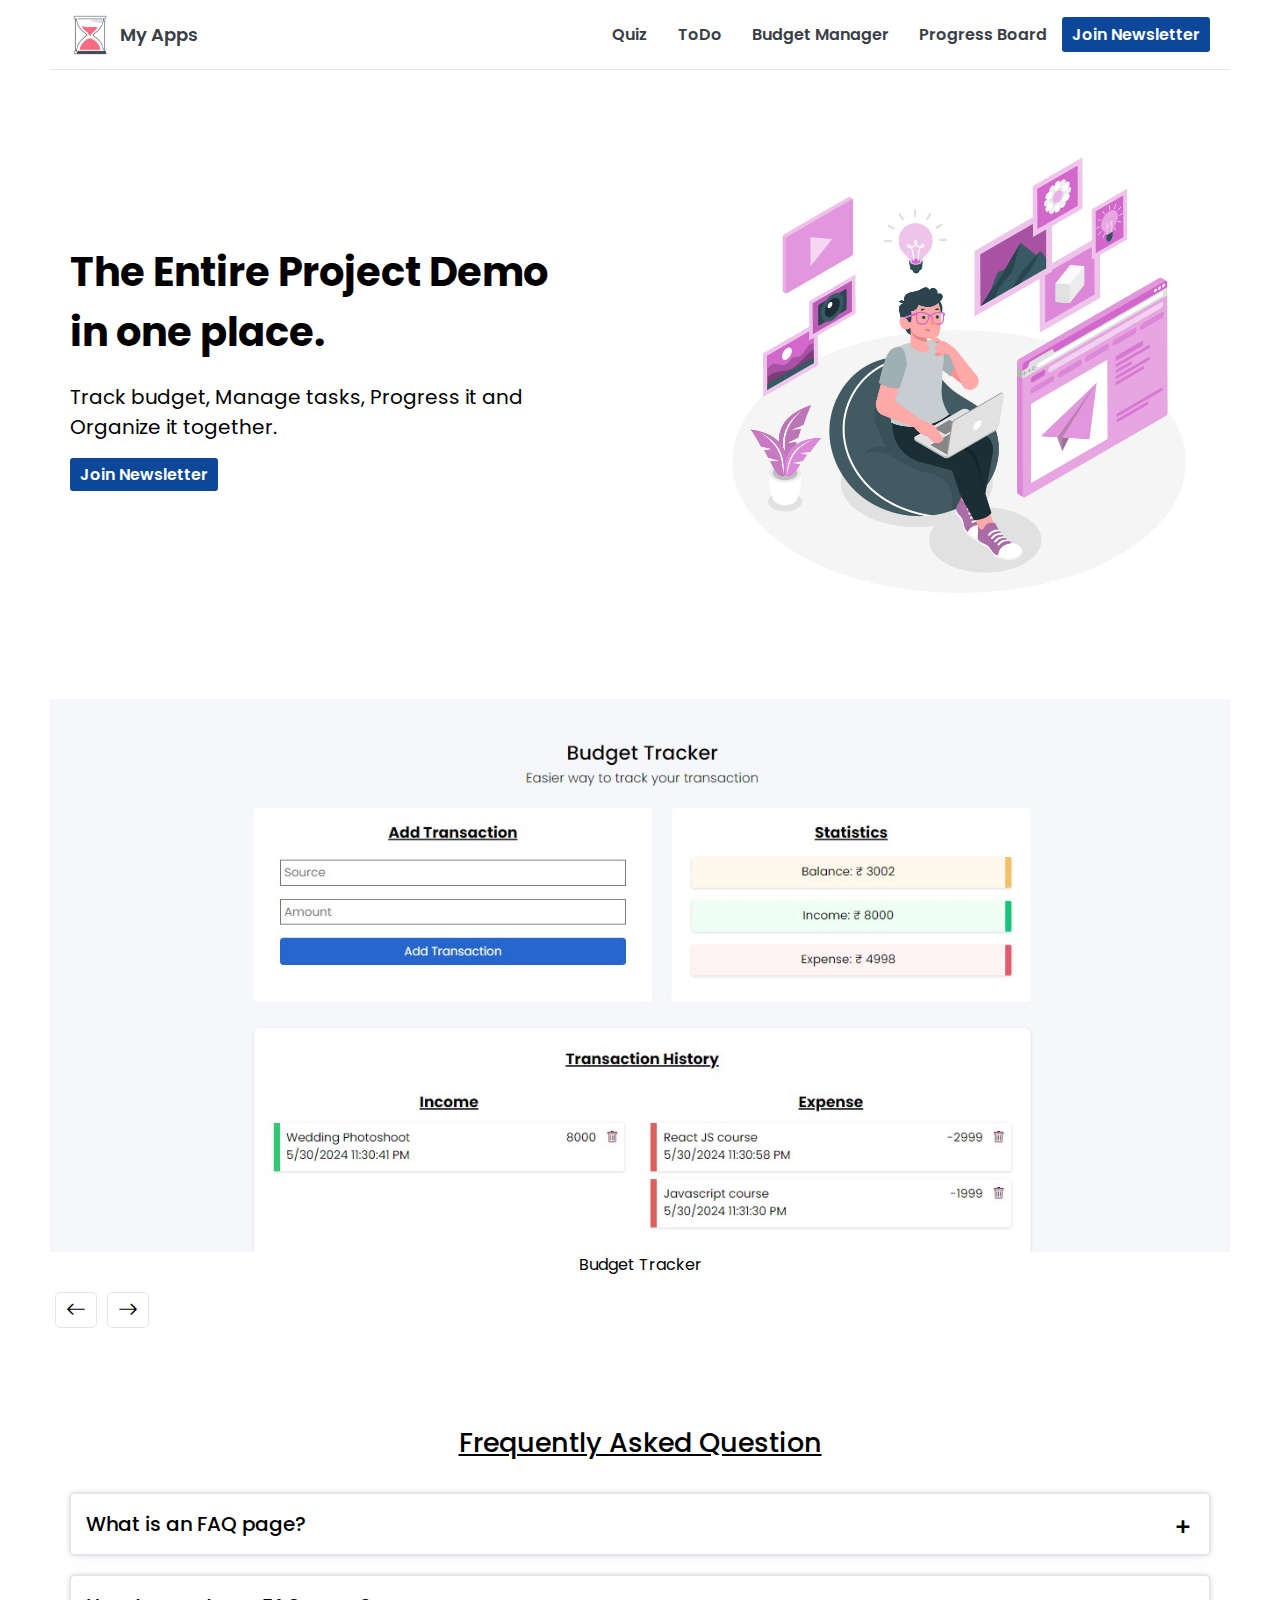
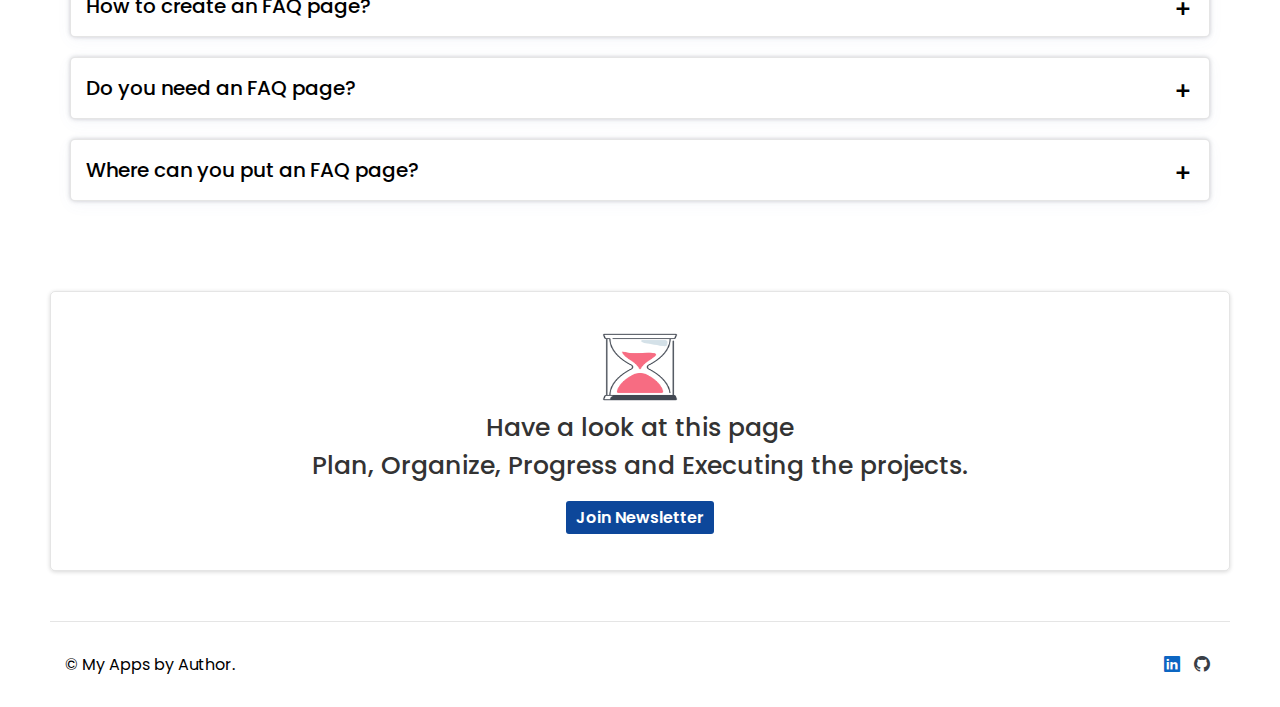
<file: index.html>
<!DOCTYPE html>
<html lang="en">
<head>
    <meta charset="UTF-8">
    <meta name="viewport" content="width=device-width, initial-scale=1.0">

    <link rel="stylesheet" href="./master.css">
    <link rel="icon" href="./images/application.png" type="image/x-icon">
    <link rel="stylesheet" href="https://cdn.jsdelivr.net/npm/swiper@11/swiper-bundle.min.css"/>

    <title>My Apps</title>
</head>
<body>
    
    <header class="head">
        <div class="container">
            <div class="navbar">
                <a href="./index.html" class="logo">
                    <img src="./images/logo.png" alt="My apps" width="40px" height="40px">
                    <span>My&nbspApps</span>
                </a>

                <nav>
                    <ul class="nav-items">
                        <li>
                            <a href="./quiz/index.html" class="quiz">Quiz</a>
                        </li>
                            
                        <li>
                            <a href="./todo/index.html" class="todo">ToDo</a>
                        </li> <!-- end of todo-->
                        
                        <li>
                            <a href="./bud/index.html" class="budget">Budget Manager</a>
                        </li> <!-- end of budget-->
                        
                        <li>
                            <a href="./progress/index.html" class="kanban">Progress Board</a>
                        </li> <!-- end of news-->
                        <span class="newsletter">Join Newsletter</span>
                    </ul>
                </nav>
                <div class="listAnimation">
                    <span class="bar"></span>
                    <span class="bar"></span>
                    <span class="bar"></span>
                </div>
            </div>
        </div>
    </header>
    
    <main>
        <div class="container">
            <section class="home">
                <div class="text-wrap">
                    <h1 class="title">The Entire Project Demo in one place.</h1>
                    <h2 class="subtitle">Track budget, Manage tasks, Progress it and Organize it together.</h2>
                    <p><span class="newsletter">Join Newsletter</span></p>
                </div>
                <div class="img-wrap">
                    <img src="./images/image.jpg" alt="Main Image">
                </div>
            </section>

            <section class="content">
                <!-- Swiper -->
                <div class="swiper mySwiper">
                    <div class="swiper-wrapper">
                        
                        <div class="swiper-slide">
                            <img src="./images/Budget Tracker.jpg" alt="Budget Tracker">
                            <p>Budget Tracker</p>
                        </div>
                        
                        <div class="swiper-slide">
                            <img src="./images/Quiz App.jpg" alt="Quiz App">
                            <p>Quiz App</p>
                        </div>
                        
                        <div class="swiper-slide">
                            <img src="./images/Todo App.jpg" alt="Todo app">
                            <p>Todo App</p>
                        </div>
                        
                        <div class="swiper-slide">
                            <img src="./images/Progress Board.jpg" alt="Progress Board">
                            <p>Progress Board</p>
                        </div>
                    </div>
                </div>
                <div class="swiper-button">
                    <div class="prev">
                        <i class="bi bi-arrow-left"></i>
                    </div>
                    <div class="next">
                        <i class="bi bi-arrow-right" ></i>
                    </div>
                </div>
            </section>

            <section class="acc">
                <p class="fq">Frequently Asked Question</p>
                <div class="ac">
                    <div class="title">What is an FAQ page?</div>
                    <div class="sub-content">An FAQ (Frequently Asked Questions) page is a key part of a knowledge base because it addresses the most common questions customers have and is useful to customers at all stages of the customer journey. FAQs start with a question and then answer it concisely.</div>
                </div>

                <div class="ac">
                    <div class="title">How to create an FAQ page?</div>
                    <div class="sub-content">If you want to make an FAQ section that resonates with your customers, don't just slap some ordinary questions and answers on a site page. Carefully think about what questions to include, consider who will answer (and how), and offer next-step solutions for when FAQs aren't enough.</div>
                </div>

                <div class="ac">
                    <div class="title">Do you need an FAQ page?</div>
                    <div class="sub-content">An FAQ page is also a great place to start when building a help center. When creating a knowledge base, it helps to start by writing articles for the most frequently asked questions and then continuously expand on that content.</div>
                </div>

                <div class="ac">
                    <div class="title">Where can you put an FAQ page?</div>
                    <div class="sub-content">You can put an FAQ page inside your help center, on a checkout or product page, or anywhere where your customers might get stuck. You can also deploy a chatbot to answer FAQs anywhere on your website or mobile app.</div>
                </div>
            </section>

            <section class="tag">
                <img src="./images/logo.png" alt="Logo">
                <p class="main">Have a look at this page</p>
                <p class="sub">Plan, Organize, Progress and Executing the projects.</p>
                <span class="newsletter">Join Newsletter</span>
            </section>
        </div> <!-- end of container -->
    </main>

    <footer>
        <div class="container">
            <div class="footer">
                <div class="brand-name">
                    <span>&copy My Apps by Author.</span>
                </div>
                <div class="social">
                    <a href="https://www.linkedin.com/in/pavithran-v-656201298/"><i class="bi bi-linkedin social" title="Linkedin"></i></a>
                    <a href="https://github.com/PavithranV17"><i class="bi bi-github social" title="Github"></i></a>
                </div>
            </div>
        </div>

        <section class="model">
            <div class="popup">
                <p>Join Newsletter</p>
                <form>
                    <input type="text" placeholder="Name" autocomplete="off">
                    <input type="email" placeholder="Email" autocomplete="off">
                    <input type="submit" value="Submit">
                </form>
                <i class="bi bi-x-lg close"></i>
            </div>
        </section>
    </footer>

    <script src="https://cdn.jsdelivr.net/npm/swiper@11/swiper-bundle.min.js"></script>
    <script src="./main.js" ></script>
    
</body>
</html>
</file>
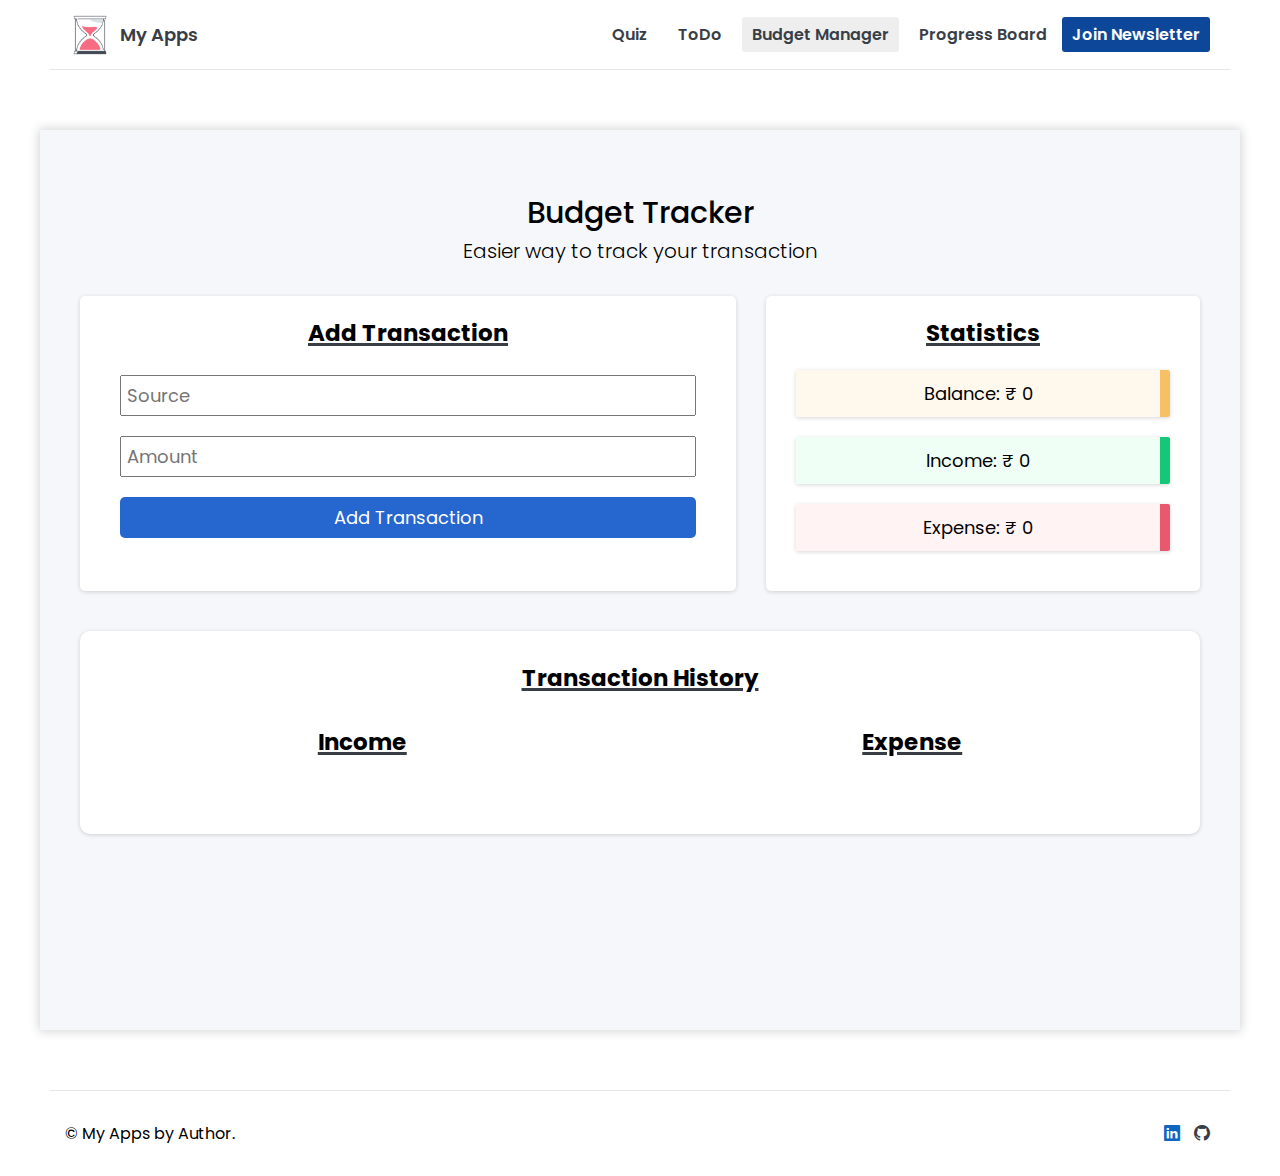
<file: bud/index.html>
<!DOCTYPE html>
<html lang="en">
<head>
    <meta charset="UTF-8">
    <meta name="viewport" content="width=device-width, initial-scale=1.0">
    <title>Budget tracker App</title>

    <link rel="icon" href="./images/budget.png" type="image/x-icon">
    <link rel="stylesheet" href="../master.css">
    <link rel="stylesheet" href="./style.css">
</head>
<body>

    <header class="head">
        <div class="container">
            <div class="navbar">
                <a href="../index.html" class="logo">
                    <img src="../images/logo.png" alt="My apps" width="40px" height="40px">
                    <span>My&nbspApps</span>
                </a>

                <nav>
                    <ul class="nav-items">
                        <li>
                            <a href="../quiz/index.html" class="quiz">Quiz</a>
                        </li>
                            
                        <li>
                            <a href="../todo/index.html" class="todo">ToDo</a>
                        </li> <!-- end of todo-->
                        
                        <li class="active">
                            <a href="../bud/index.html" class="budget">Budget Manager</a>
                        </li> <!-- end of budget-->
                        
                        <li>
                            <a href="../progress/index.html" class="kanban">Progress Board</a>
                        </li> <!-- end of news-->
                        <span class="newsletter">Join Newsletter</span>
                    </ul>
                </nav>
                <div class="listAnimation">
                    <span class="bar"></span>
                    <span class="bar"></span>
                    <span class="bar"></span>
                </div>
            </div>
        </div>
    </header>

    <main>
        <div class="outer-wrap">
            <div class="inner-wrap">
                <section class="heading">
                    <p class="title">Budget Tracker</p>
                    <p class="subtitle">Easier way to track your transaction</p>
                </section>

                <section class="trans-control">
                    <div class="input">
                        <h3>Add Transaction</h3>
                        <form class="add">
                            <input type="text" name="source" placeholder="Source" autocomplete="off">
                            <input type="number" name="amount" placeholder="Amount" autocomplete="off">
                            <input type="submit" value="Add Transaction">
                        </form>
                    </div>
                    <div class="stats">
                        <h3>Statistics</h3>
                        <p class="balance">
                            Balance: &#x20B9; <span id="balanced"></span>
                        </p>
                        <p class="income">
                            Income: &#x20B9; <span id="incomed"></span>
                        </p>
                        <p class="expense">
                            Expense: &#x20B9; <span id="expensed"></span>
                        </p>
                    </div>
                </section>

                <section class="trans-history">
                    <h3>Transaction History</h3>
                    <div class="records">
                        <div class="income">
                            <h3>Income</h3>
                            <ul class="income-list">
                            </ul>
                        </div>
                        <div class="expense">
                            <h3>Expense</h3>
                            <ul class="expense-list">
                            </ul>
                        </div>
                    </div>
                </section>
            </div>
        </div>
    </main>

    <footer>
        <div class="container">
            <div class="footer">
                <div class="brand-name">
                    <span>&copy My Apps by Author.</span>
                </div>
                <div class="social">
                    <a href="https://www.linkedin.com/in/pavithran-v-656201298/"><i class="bi bi-linkedin social" title="Linkedin"></i></a>
                    <a href="https://github.com/PavithranV17"><i class="bi bi-github social" title="Github"></i></a>
                </div>
            </div>
        </div>
        <section class="model">
            <div class="popup">
                <p>Join Newsletter</p>
                <form>
                    <input type="text" placeholder="Name" autocomplete="off">
                    <input type="email" placeholder="Email" autocomplete="off">
                    <input type="submit" value="Submit">
                </form>
                <i class="bi bi-x-lg close"></i>
            </div>
        </section>
    </footer>

    <script src="../main.js" ></script>
    <script src="./index.js"></script>
</body>
</html>
</file>
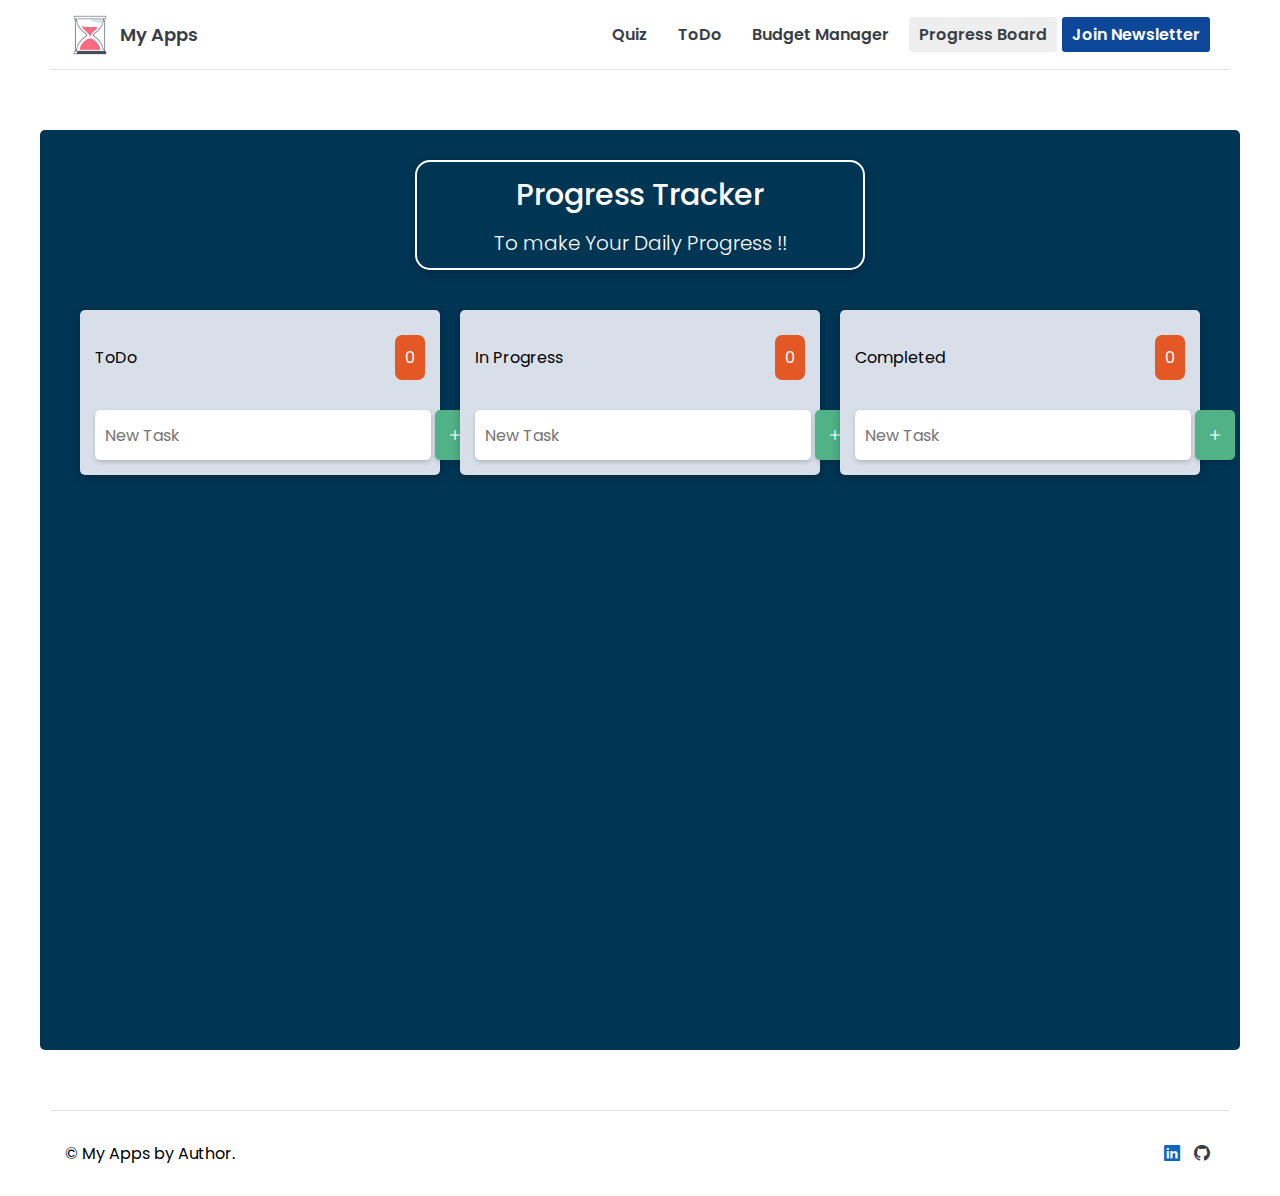
<file: progress/index.html>
<!DOCTYPE html>
<html lang="en">
<head>
    <meta charset="UTF-8">
    <meta name="viewport" content="width=device-width, initial-scale=1.0">
    <title>Progress App</title>

    <link rel="icon" href="./images/kanban.png" type="image/x-icon">
    <link rel="stylesheet" href="../master.css">
    <link rel="stylesheet" href="./style.css">
</head>
<body>

    <header class="head">
        <div class="container">
            <div class="navbar">
                <a href="../index.html" class="logo">
                    <img src="../images/logo.png" alt="My apps" width="40px" height="40px">
                    <span>My&nbspApps</span>
                </a>

                <nav>
                    <ul class="nav-items">
                        <li>
                            <a href="../quiz/index.html" class="quiz">Quiz</a>
                        </li>
                            
                        <li>
                            <a href="../todo/index.html" class="todo">ToDo</a>
                        </li> <!-- end of todo-->
                        
                        <li>
                            <a href="../bud/index.html" class="budget">Budget Manager</a>
                        </li> <!-- end of budget-->
                        
                        <li class="active">
                            <a href="../progress/index.html" class="progress">Progress Board</a>
                        </li> <!-- end of news-->
                        <span class="newsletter">Join Newsletter</span>
                    </ul>
                </nav>
                <div class="listAnimation">
                    <span class="bar"></span>
                    <span class="bar"></span>
                    <span class="bar"></span>
                </div>
            </div>
        </div>
    </header>

    <main>
        <div class="outer-wrap">
            <div class="inner-wrap">
                <section class="heading-progress">
                    <p class="title">Progress Tracker</p>
                    <p class="subtitle">To make Your Daily Progress !!</p>
                </section>

                <section class="Kanban">
                    <div class="taskbox">
                        <div class="title">
                            <p>ToDo</p>
                            <span class="todo"></span>
                        </div>
                        <div class="cards todo" data-id="0">
                        </div>
                        <form class="add">
                            <input type="text" name="task" placeholder="New Task" autocomplete="off" maxlength="30">
                            <button class="bi bi-plus" data-id="0" name="submit"></button>
                        </form>
                    </div> <!-- end of todo taskbar 1-->

                    <div class="taskbox">
                        <div class="title">
                            <p>In Progress</p>
                            <span class="pending"></span>
                        </div>
                        <div class="cards pending" data-id="1">
                        </div>
                        <form class="add">
                            <input type="text" name="task" placeholder="New Task" autocomplete="off" maxlength="30">
                            <button class="bi bi-plus" data-id="1" name="submit"></button>
                        </form>
                    </div>

                    <div class="taskbox">
                        <div class="title">
                            <p>Completed</p>
                            <span class="completed"></span>
                        </div>
                        <div class="cards completed" data-id="2">
                        </div>
                        <form class="add">
                            <input type="text" name="task" placeholder="New Task" autocomplete="off" maxlength="30">
                            <button class="bi bi-plus" data-id="2" name="submit"></button>
                        </form>
                    </div>
                </section>
            </div>
        </div>
    </main>

    <footer>
        <div class="container">
            <div class="footer">
                <div class="brand-name">
                    <span>&copy My Apps by Author.</span>
                </div>
                <div class="social">
                    <a href="https://www.linkedin.com/in/pavithran-v-656201298/"><i class="bi bi-linkedin social" title="Linkedin"></i></a>
                    <a href="https://github.com/PavithranV17"><i class="bi bi-github social" title="Github"></i></a>
                </div>
            </div>
        </div>

        <section class="model">
            <div class="popup">
                <p>Join Newsletter</p>
                <form>
                    <input type="text" placeholder="Name" autocomplete="off">
                    <input type="email" placeholder="Email" autocomplete="off">
                    <input type="submit" value="Submit">
                </form>
                <i class="bi bi-x-lg close"></i>
            </div>
        </section>
    </footer>

    <script src="../main.js" ></script>
    <script type="module" src="./index.js"></script>
</body>
</html>
</file>
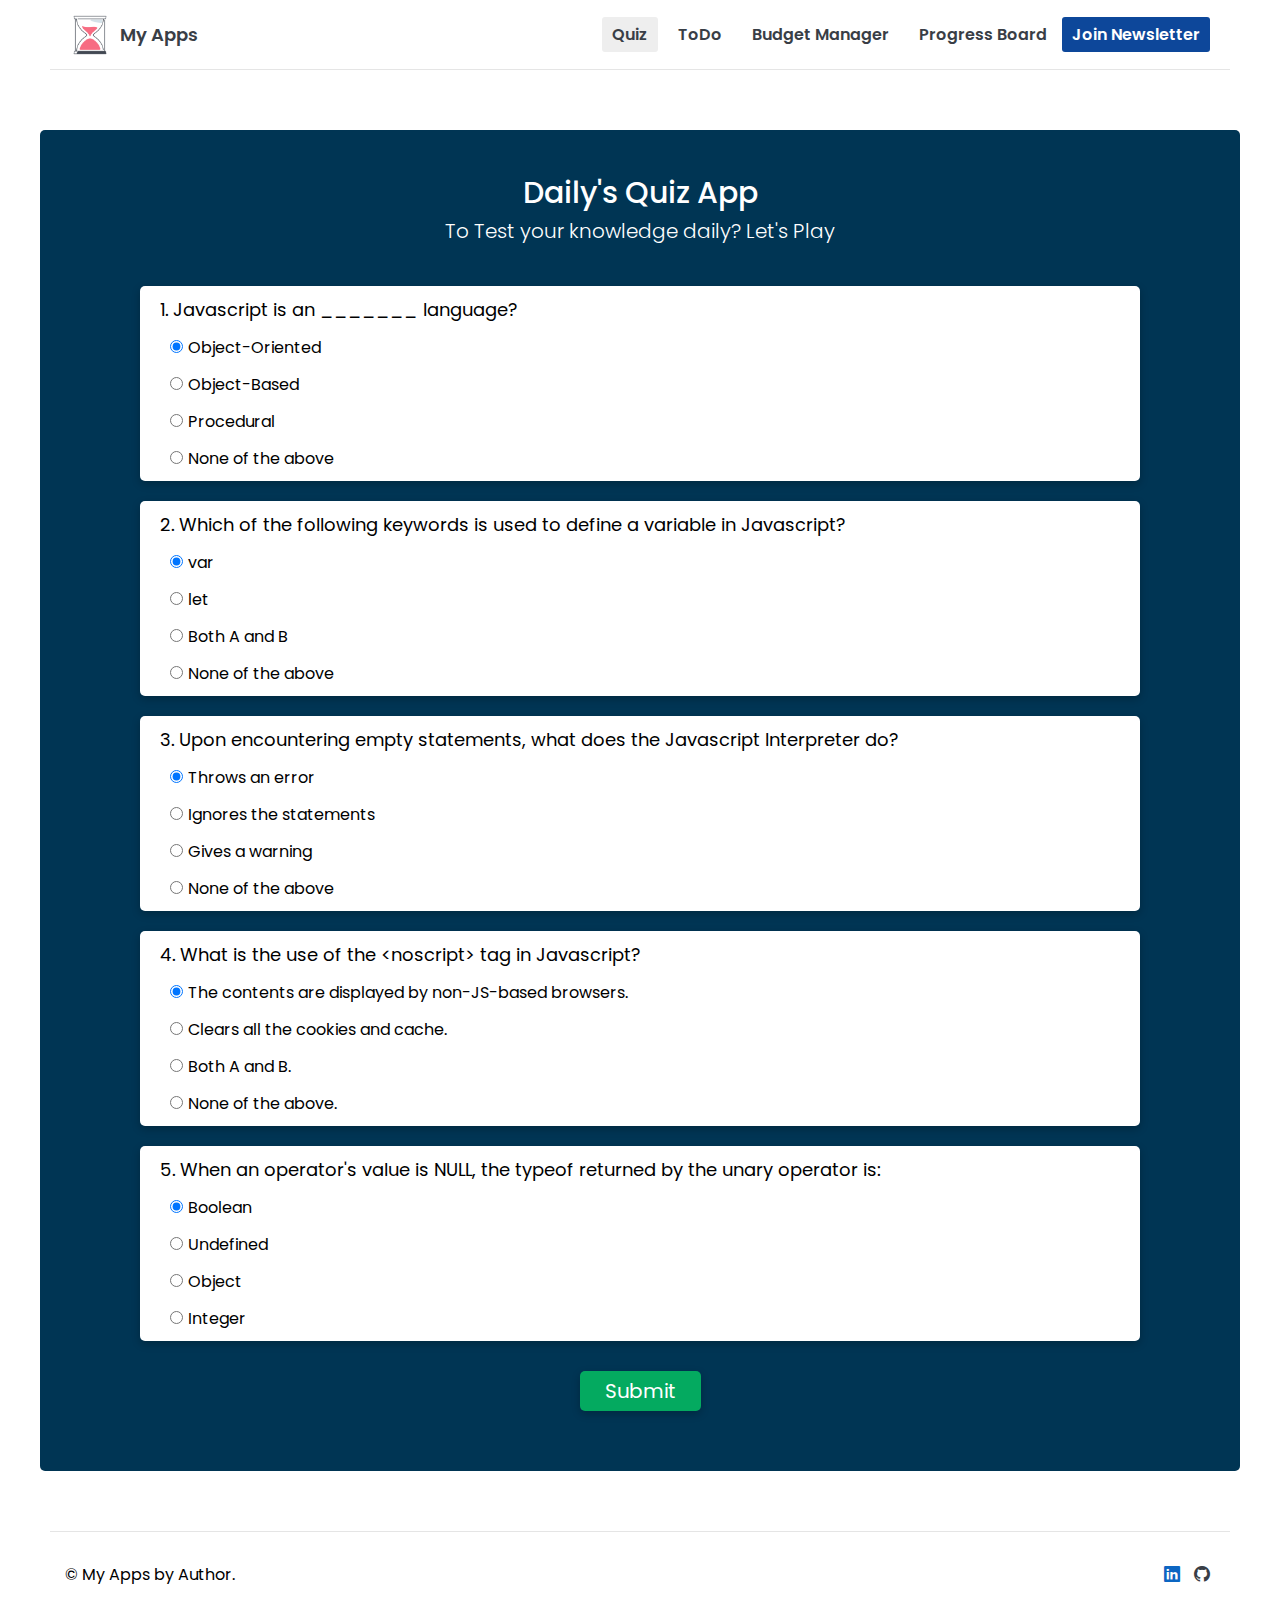
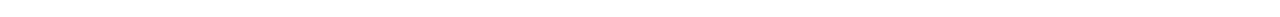
<file: quiz/index.html>
<!DOCTYPE html>
<html lang="en">
<head>
    <meta charset="UTF-8">
    <meta name="viewport" content="width=device-width, initial-scale=1.0">
    <title>Quiz App</title>

    <link rel="icon" href="./images/quiz.png" type="image/x-icon">
    <link rel="stylesheet" href="../master.css">
    <link rel="stylesheet" href="./style.css">
</head>
<body>

    <header class="head">
        <div class="container">
            <div class="navbar">
                <a href="../index.html" class="logo">
                    <img src="../images/logo.png" alt="My apps" width="40px" height="40px">
                    <span>My&nbspApps</span>
                </a>

                <nav>
                    <ul class="nav-items">
                        <li class="active">
                            <a href="../quiz/index.html" class="quiz">Quiz</a>
                        </li>
                            
                        <li>
                            <a href="../todo/index.html" class="todo">ToDo</a>
                        </li> <!-- end of todo-->
                        
                        <li>
                            <a href="../bud/index.html" class="budget">Budget Manager</a>
                        </li> <!-- end of budget-->
                        
                        <li>
                            <a href="../progress/index.html" class="kanban">Progress Board</a>
                        </li> <!-- end of news-->
                        <span class="newsletter">Join Newsletter</span>
                    </ul>
                </nav>
                <div class="listAnimation">
                    <span class="bar"></span>
                    <span class="bar"></span>
                    <span class="bar"></span>
                </div>
            </div>
        </div>
    </header>
    
    <main>
        <section class="quizapp">
                <div class="heading-quiz">
                    <p class="title">Daily's Quiz App</p>
                    <p class="subtitle">To Test your knowledge daily? Let's Play</p>
                </div>
                <div class="result hide">
                    <p></p>
                    <p class="reload">
                        <button onclick="document.location.reload(true)">Try Again ?</button>
                    </p>
                </div>

                <form class="quiz-form">
                    <div class="question">
                        <p>1. Javascript is an _______ language?</p>
                        <div class="option">
                            <input type="radio" name="q1" value="A" checked>
                            <label for="">Object-Oriented</label>
                        </div>
                        <div class="option">
                            <input type="radio" name="q1" value="B">
                            <label for="">Object-Based</label>
                        </div>
                        <div class="option">
                            <input type="radio" name="q1" value="C">
                            <label for="">Procedural</label>
                        </div>
                        <div class="option">
                            <input type="radio" name="q1" value="D">
                            <label for="">None of the above</label>
                        </div>
                    </div>

                    <div class="question">
                        <p>2. Which of the following keywords is used to define a variable in Javascript?</p>
                        <div class="option">
                            <input type="radio" name="q2" value="A" checked>
                            <label for="">var</label>
                        </div>
                        <div class="option">
                            <input type="radio" name="q2" value="B">
                            <label for="">let</label>
                        </div>
                        <div class="option">
                            <input type="radio" name="q2" value="C">
                            <label for="">Both A and B</label>
                        </div>
                        <div class="option">
                            <input type="radio" name="q2" value="D">
                            <label for="">None of the above</label>
                        </div>
                    </div>

                    <div class="question">
                        <p>3. Upon encountering empty statements, what does the Javascript Interpreter do?</p>
                        <div class="option">
                            <input type="radio" name="q3" value="A" checked>
                            <label for="">Throws an error</label>
                        </div>
                        <div class="option">
                            <input type="radio" name="q3" value="B">
                            <label for="">Ignores the statements</label>
                        </div>
                        <div class="option">
                            <input type="radio" name="q3" value="C">
                            <label for="">Gives a warning</label>
                        </div>
                        <div class="option">
                            <input type="radio" name="q3" value="D">
                            <label for="">None of the above</label>
                        </div>
                    </div>

                    <div class="question">
                        <p>4. What is the use of the &lt;noscript&gt; tag in Javascript?</p>
                        <div class="option">
                            <input type="radio" name="q4" value="A" checked>
                            <label for="">The contents are displayed by non-JS-based browsers.</label>
                        </div>
                        <div class="option">
                            <input type="radio" name="q4" value="B">
                            <label for="">Clears all the cookies and cache.</label>
                        </div>
                        <div class="option">
                            <input type="radio" name="q4" value="C">
                            <label for="">Both A and B.</label>
                        </div>
                        <div class="option">
                            <input type="radio" name="q4" value="D">
                            <label for="">None of the above.</label>
                        </div>
                    </div>

                    <div class="question">
                        <p>5. When an operator's value is NULL, the typeof returned by the unary operator is:</p>
                        <div class="option">
                            <input type="radio" name="q5" value="A" checked>
                            <label for="">Boolean</label>
                        </div>
                        <div class="option">
                            <input type="radio" name="q5" value="B">
                            <label for="">Undefined</label>
                        </div>
                        <div class="option">
                            <input type="radio" name="q5" value="C">
                            <label for="">Object</label>
                        </div>
                        <div class="option">
                            <input type="radio" name="q5" value="D">
                            <label for="">Integer</label>
                        </div>
                    </div>
                    <div class="submit">
                        <input type="submit" value="Submit">
                    </div>
                    
                </form>

        </section>
    </main>

    <footer>
        <div class="container">
            <div class="footer">
                <div class="brand-name">
                    <span>&copy My Apps by Author.</span>
                </div>
                <div class="social">
                    <a href="https://www.linkedin.com/in/pavithran-v-656201298/"><i class="bi bi-linkedin social" title="Linkedin"></i></a>
                    <a href="https://github.com/PavithranV17"><i class="bi bi-github social" title="Github"></i></a>
                </div>
            </div>
        </div>

        <section class="model">
            <div class="popup">
                <p>Join Newsletter</p>
                <form>
                    <input type="text" placeholder="Name" autocomplete="off">
                    <input type="email" placeholder="Email" autocomplete="off">
                    <input type="submit" value="Submit">
                </form>
                <i class="bi bi-x-lg close"></i>
            </div>
        </section>
    </footer>

    <script src="../main.js" ></script>
    <script src="./index.js"></script>
</body>
</html>
</file>
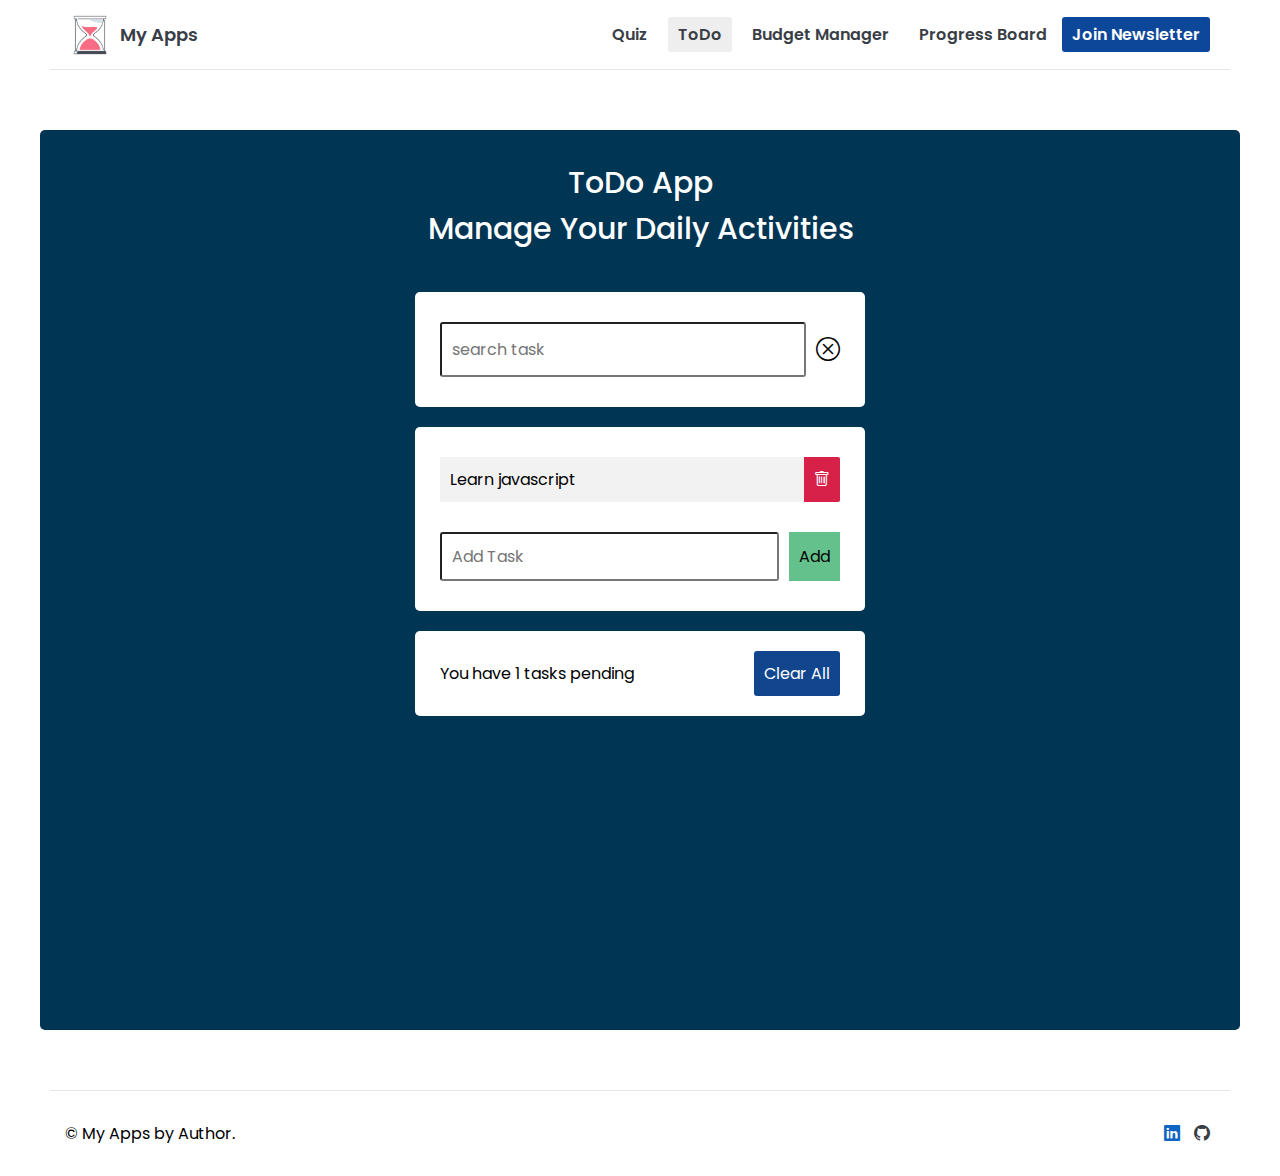
<file: todo/index.html>
<!DOCTYPE html>
<html lang="en">
<head>
    <meta charset="UTF-8">
    <meta name="viewport" content="width=device-width, initial-scale=1.0">
    <title>ToDo App</title>

    <link rel="icon" href="./images/to-do-list.png" type="image/x-icon">
    <link rel="stylesheet" href="../master.css">
    <link rel="stylesheet" href="./style.css">
</head>
<body>

    <header class="head">
        <div class="container">
            <div class="navbar">
                <a href="../index.html" class="logo">
                    <img src="../images/logo.png" alt="My apps" width="40px" height="40px">
                    <span>My&nbspApps</span>
                </a>

                <nav>
                    <ul class="nav-items">
                        <li>
                            <a href="../quiz/index.html" class="quiz">Quiz</a>
                        </li>
                            
                        <li class="active">
                            <a href="../todo/index.html" class="todo">ToDo</a>
                        </li> <!-- end of todo-->
                        
                        <li>
                            <a href="../bud/index.html" class="budget">Budget Manager</a>
                        </li> <!-- end of budget-->
                        
                        <li>
                            <a href="../progress/index.html" class="kanban">Progress Board</a>
                        </li> <!-- end of news-->
                        <span class="newsletter">Join Newsletter</span>
                    </ul>
                </nav>
                <div class="listAnimation">
                    <span class="bar"></span>
                    <span class="bar"></span>
                    <span class="bar"></span>
                </div>
            </div>
        </div>
    </header>

    <main>
        <div class="wrap">
            <section class="heading">
                <p class="title">ToDo App</p>
                <p class="subtitle">Manage Your Daily Activities</p>
            </section>

            <section class="task-manager">
                <div class="search-box">
                    <form class="search">
                        <input type="text" name="search_input" placeholder="search task" autocomplete="off">
                        <i class="bi bi-x-circle reset"></i>
                    </form>
                </div>
                
                <div class="task-box">
                    <ul class="tasks">
                        <li>
                            <span>Learn javascript</span>
                            <i class="bi bi-trash delete"></i>
                        </li>
                    </ul>
                    <form class="add">
                        <input type="text" name="task" placeholder="Add Task" autocomplete="off">
                        <input type="submit" value="Add">
                    </form>
                </div>

                <div class="message">
                    <span></span>
                    <button class="clear">Clear All</button>
                </div>
            </section>
        </div>

    </main>    

    <footer>
        <div class="container">
            <div class="footer">
                <div class="brand-name">
                    <span>&copy My Apps by Author.</span>
                </div>
                <div class="social">
                    <a href="https://www.linkedin.com/in/pavithran-v-656201298/"><i class="bi bi-linkedin social" title="Linkedin"></i></a>
                    <a href="https://github.com/PavithranV17"><i class="bi bi-github social" title="Github"></i></a>
                </div>
            </div>
        </div>

        <section class="model">
            <div class="popup">
                <p>Join Newsletter</p>
                <form>
                    <input type="text" placeholder="Name" autocomplete="off">
                    <input type="email" placeholder="Email" autocomplete="off">
                    <input type="submit" value="Submit">
                </form>
                <i class="bi bi-x-lg close"></i>
            </div>
        </section>
    </footer>

    <script src="../main.js" ></script>
    <script src="./index.js"></script>
</body>
</html>
</file>
<file: master.css>
@import url('https://fonts.googleapis.com/css2?family=Poppins:ital,wght@0,100;0,200;0,300;0,400;0,500;0,600;0,700;0,800;0,900;1,100;1,200;1,300;1,400;1,500;1,600;1,700;1,800;1,900&display=swap');
@import url("https://cdn.jsdelivr.net/npm/bootstrap-icons@1.11.3/font/bootstrap-icons.min.css");

:root{
    --box-shadow: rgba(0, 0, 0, 0.16) 0px 1px 4px;
}

*{
    padding: 0;
    margin: 0;
    box-sizing: border-box;
    font-size: 16px;
    font-family: 'Poppins', sans-serif;
    text-decoration: none;
    list-style: none;
}

body{
    background-color: white;
}

main{
    min-height: 85vh;
    width: auto 40px;
}

.container{
    max-width: 1200px;
    width: 100%;
    margin: auto;
    padding: 0 10px;
}

.head{
    background-color: white;
}

.head .navbar{
    display: flex;
    justify-content: space-between;
    align-items: center;
    min-height: 70px;
    padding: 0 20px;
    border-bottom: 1px solid #0000001a;
}

.head .logo{
    max-width: 40px;
    display: flex;
    align-items: center;
}

/* .head .logo img{
    width: 100%;
} */

.head .logo span{
    margin-left: 10px;
    font-size: 18px;
    font-weight: 600;
    color: #393e46;
}

.head .nav-items{
    display: flex;
}

.head .listAnimation{
    display: none;
    cursor: pointer;
}

.head .listAnimation .bar{
    display: block;
    width: 25px;
    height: 3px;
    margin: 5px auto;
    background-color: #393e46;
    transition: all 0.3s ease-in-out;
}

.head .nav-items li{
    padding: 5px 10px;
    margin: 5px;
    border-radius: 3px;
    font-weight: 600;
}

.head .nav-items li:hover{
    background-color: #eeeeee;
}

.head .nav-items li.active{
    background-color: #eeeeee;
}

.head .nav-items a{
    color: #393e46;
}

.newsletter{
    background-color: #0d479a;
    color: white;
    cursor: pointer;
    padding: 5px 10px;
    margin: 5px 0;
    border-radius: 3px;
    font-weight: 600;
}

.newsletter:hover{
    background-color: #0c3d81 !important;
}

.home{
    display: flex;
    justify-content: space-between;
    flex-wrap: wrap;
    margin: 50px 20px;
}

.home .text-wrap{
    width: 44%;
    align-self: center;
}

.home .text-wrap *{
    margin-bottom: 20px;
}

.home .title{
    font-size: 40px;
}

.home .subtitle{
    font-size: 20px;
    font-weight: 400;
}

.home .img-wrap img{
    object-fit: contain;
    max-height: 60vh;
    width: 100%;
}

.home .img-wrap{
    width: 44%;
    text-align: center;
}

.content{
    margin: 70px auto;
    user-select: none;
}

.swiper {
    width: 100%;
    height: 100%;
}

.swiper-slide {
    text-align: center;
    font-size: 18px;
    background: #fff;
    display: flex;
    justify-content: center;
    align-items: center;
}

.swiper-slide img {
    display: block;
    width: 100%;
    height: 100%;
    object-fit: cover;
}

.swiper-button {
    display: flex;
    margin-top: 10px;
}

.bi-arrow-left, .bi-arrow-right{
    font-size: 20px;
    font-weight: 500;
}

.swiper-button .next, .swiper-button .prev{
    background-color: #FFFFFF;
    border: 1px solid #0000001a;
    margin: 5px;
    padding: 2px 10px;
    border-radius: 5px;
    cursor: pointer;
}

.swiper-button .next:hover, .swiper-button .prev:hover{
    background-color: #f2f2f2;
}

.acc{
    margin: 50px auto;
    padding: 20px;
}

.fq{
    font-size: 27px;
    font-weight: 500;
    margin-bottom: 30px;
    text-align: center;
    text-decoration: underline;
}

.acc .ac{
    margin: 20px 0;
    background-color: #FFFFFF;
    border-radius: 5px;
    border: 1px solid #0000001a;
    box-shadow: rgba(67, 71, 85, 0.27) 0 0 0.25em, rgba(90, 125, 188, 0.05) 0 0.25em 1em;
}

.acc .title{
    font-size: 20px;
    font-weight: 500;
    cursor: pointer;
    padding: 15px;
    user-select: none;
    position: relative;
}

.acc .sub-content{
    padding: 15px;
    display: none;
    border-top: 1px solid #0000001a;
    user-select: none;
    background-color: #f6f8fd;
    border-left: 3px solid #fc079e;
    font-size: 18px;
}

.acc .title::after{
    content: "+";
    font-size: 25px;
    position: absolute;
    right: 16px;
}

.acc .sub-content.active{
    display: block;
}

.acc .title.active::after{
    content: "-";

}

.tag{
    margin: 50px auto;
    padding: 40px 10px;
    text-align: center;
    border: 1px solid #0000001a;
    border-radius: 5px;
    box-shadow: var(--box-shadow);
}

.tag p{
    font-size: 25px;
    font-weight: 500;
    color: #333333;
}

.tag .sub{
    margin-bottom: 20px;
}

.tag img{
    width: 90px;
    height: 70px;
}

footer{
    background-color: #FFFFFF;
}

footer .footer{
    display: flex;
    justify-content: space-between;
    padding: 30px 15px;
    border-top: 1px solid #0000001a;
}

.footer i.social{
    margin: 0 5px;
    cursor: pointer;
}

.bi-linkedin{
    color: #0c66c2;
}

.bi-github{
    color: #393e46;
}

.model{
    background-color: #393e46d8;
    width: 100%;
    height: 100%;
    position: fixed;
    top: 0;
    left: 0;
    opacity: 0;
    pointer-events: none;
}

.model.show{
    pointer-events: auto;
    z-index: 2;
    opacity: 1;
    transition: opacity 0.3s ease;
}

.model .popup{
    background-color: #FFFFFF;
    border: 1px solid #0000001a;
    border-radius: 5px;
    max-width: 360px;
    padding: 70px 25px;
    box-shadow: var(--box-shadow);
    position: relative;
    top: 50%;
    left: 50%;
    transform: translate(-50%,-50%);
}

.model .popup p{
    font-size: 20px;
    text-align: center;
    font-weight: 500;
    margin-bottom: 15px;
}

.model .close{
    position: absolute;
    top: 10px;
    right: 10px;
    cursor: pointer;
}

.model form input{
    font-size: 16px;
    border-radius: 5px;
    border: 1px solid #0000001a;
    padding: 5px;
}

.model form{
    display: flex;
    flex-direction: column;
    gap: 15px;
}

.model form input[type="submit"]{
    background-color: #0d479a;
    color: white;
    cursor: pointer;
}

@media (max-width: 960px){
    .head .nav-items{
        flex-direction: column;
        position: fixed;
        top: 70px;
        left: 100%;
        background-color: #ffffff;
        color: #393e46;
        width: 100%;
        transition: 0.3s;
        z-index: 2;
    }

    .head .nav-items.active{
        left: 0px;
    }

    .head .nav-items li{
        border-bottom: 1px solid #0000001a;
        padding: 20px;
    }

    .head .newsletter{
        padding: 20px;
        margin: 10px;
    }

    .head .listAnimation{
        display: block;
    }

    .head .listAnimation.active .bar:nth-child(2){
        opacity: 0;
    }

    .head .listAnimation.active .bar:nth-child(1){
        transform: translateY(8px) rotate(45deg);
    }

    .head .listAnimation.active .bar:nth-child(3){
        transform: translateY(-8px) rotate(-45deg);
    }

    .home .text-wrap{
        width: 100%;
    }
    
    .home .img-wrap{
        width: 100%;
    }

}
</file>
<file: bud/style.css>
@import url('https://fonts.googleapis.com/css2?family=Poppins:ital,wght@0,100;0,200;0,300;0,400;0,500;0,600;0,700;0,800;0,900;1,100;1,200;1,300;1,400;1,500;1,600;1,700;1,800;1,900&display=swap');
@import url("https://cdn.jsdelivr.net/npm/bootstrap-icons@1.11.3/font/bootstrap-icons.min.css");

:root{
    --box-shadow: rgba(0, 0, 0, 0.16) 0px 1px 4px;
}

*{
    padding: 0;
    margin: 0;
    box-sizing: border-box;
    font-size: 16px;
    font-family: 'Poppins', sans-serif;
    text-decoration: none;
    list-style: none;
}
.hideTrans{
    display: none;
}

h3{
    text-align: center;
    margin-bottom: 15px;
    text-decoration: underline solid #393e46 3px;
    font-size: 23px;
}
.outer-wrap{
    margin: auto 40px;
}

.inner-wrap{
    max-width: 1200px;
    width: 100%;
    min-height: 100vh;
    background-color: #F5F7FA;
    padding: 30px;
    margin: 60px auto;
    box-shadow: rgba(0, 0, 0, 0.18) 0 0 10px 1px;
}

.heading{
    margin: 30px auto;
    padding: 0 20px;
}
.title{
    font-size: 30px;
    color: black;
    font-weight: 500;
    text-align: center;
}
.subtitle{
    font-size: 20px;
    color: black;
    font-weight: 300;
    text-align: center;
}

.trans-control{
    display: flex;
    justify-content: space-around;
    flex-wrap: wrap;
    gap: 10px;
    margin: 30px auto;
}
.input, .stats{
    flex-grow: 1;
    background-color: white;
    padding: 20px;
    border-radius: 5px;
    margin: 0px 10px;
    box-shadow: var(--box-shadow);
}
.add{
    display: flex;
    flex-direction: column;
    margin: 10px;
}

.input .add > *{
    margin: 10px;
}

.add input{
    font-size: 18px;
    padding: 5px;
    margin: 10px;
}
.add input[type="submit"]{
    padding: 7px 15px;
    border-radius: 5px;
    border: 0;
    background-color: #2666CF;
    color: white;
    cursor: pointer;
}
.stats p {
    background-color: #99b8eb;
    margin: 20px 10px;
    padding: 10px 20px;
    box-shadow: var(--box-shadow);
    font-size: 18px;
    border-radius: 2px;
    text-align: center;
}
.stats p.balance{
    background-color: #fff2dd92;
    border-right: 10px solid #f6c065;
}

.stats p.income{
    background-color: #e7fff1ad;
    border-right: 10px solid #16c77a;
}

.stats p.expense{
    background-color: #ffeef0bb;
    border-right: 10px solid #e8596e;
}

.stats p span{
    font-size: 18px;
}

.trans-history{
    margin: 40px 10px;
    background-color: white;
    border-radius: 10px;
    padding: 30px 0;
    box-shadow: var(--box-shadow);
}

.records{
    display: flex;
    justify-content: space-around;
    flex-wrap: wrap;
    gap: 20px;
    margin: 20px;
}

.records div{
    flex-grow: 1;
    padding: 10px;
}

.records li{
    display: flex;
    /* justify-content: space-between; as flex-grow can handle this so no need */
    background-color: white;
    padding: 10px;
    margin: 12px 0;
    min-width: 250px;
    box-shadow: var(--box-shadow);
}

.records .income li{
    border-left: 10px solid #2ecc71;
}
.records .expense li{
    border-left: 10px solid #df5e5e;
}

.records li p:first-child{
    flex-grow: 1;
    display: flex;
    flex-direction: column;
}

.records span#time{
    color: #717171;
    font-size: 12px;
}

.records span{
    font-size: 18px;
}
.records i.delete{
    margin-left: 15px;
    color: #802032;
    cursor: pointer;
    font-size: 18px;
}

.records i.delete:hover{
    color: #b42b51;
}

@media (max-width: 500px){

    .input, .stats, .head{
        min-width: 150px;
    }

    .records li{
        min-width: 200px;
        width: 100%;
    }

    .records{
        margin: 5px;
    }
}
</file>
<file: progress/style.css>
@import url('https://fonts.googleapis.com/css2?family=Poppins:ital,wght@0,100;0,200;0,300;0,400;0,500;0,600;0,700;0,800;0,900;1,100;1,200;1,300;1,400;1,500;1,600;1,700;1,800;1,900&display=swap');
@import url("https://cdn.jsdelivr.net/npm/bootstrap-icons@1.11.3/font/bootstrap-icons.min.css");


:root{
    --box-shadow: rgba(0,0,0,0.24) 0px 3px 8px;
}

*{
    padding: 0;
    margin: 0;
    box-sizing: border-box;
    font-size: 16px;
    font-family: 'Poppins', sans-serif;
    text-decoration: none;
    list-style: none;
}

.hide{
    display: none;
}

.outer-wrap{
    margin: auto 40px;
}

.inner-wrap{
    max-width: 1200px;
    width: 100%;
    min-height: 100vh;
    padding: 30px;
    margin: 60px auto;
    background-color: #003554;
    border-radius: 5px;
}

.heading-progress{
    padding: 10px;
    min-width: 350px;
    max-width: 450px;
    margin: 0px auto 30px auto;
    border: 2px solid white;
    border-radius: 15px;
    box-shadow: var(--box-shadow);
}

.heading-progress .title{
    font-size: 30px;
    color: white;
    font-weight: 500;
    text-align: center;
}

.heading-progress .subtitle{
    font-size: 20px;
    color: white;
    font-weight: 300;
    text-align: center;
    padding-top: 10px;
}

.Kanban{
    display: flex;
    justify-content: space-evenly;
    align-items: flex-start;
    min-height: 80vh;
}

.taskbox{
    background-color: #d9dfe9;
    padding: 15px;
    border-radius: 5px;
    min-width: 325px;
    max-width: 500px;
    box-shadow: var(--box-shadow);
    margin: 10px;
    display: flex;
    flex-direction: column;
}

.taskbox .title{
    display: flex;
    justify-content: space-between;
    align-items: center;
    padding: 10px 0;
}

.taskbox .title span{
    background-color: #e45826;
    color: white;
    padding: 10px;
    font-size: 16px;
    border-radius: 7px;
}

.cards{
    padding: 10px 5px;
}

.card{
    background-color: white;
    margin: 10px 0;
    border-radius: 5px;
    padding: 10px;
    display: flex;
    flex-direction: column;
    box-shadow: var(--box-shadow);
}

.card input{
    background-color: white;
    margin: 10px 0;
    padding: 10px;
    border-radius: 5px;
    box-shadow: rgba(99, 99, 99, 0.2) 0px 2px 8px 0px;
    border: 0px;
}

.card div{
    display: flex;
    justify-content: space-between;
}

.card div span{
    font-size: 12px;
    padding: 5px 0;
    align-self: center;
}

.card div span.task-id{
    background-color: #002366;
    padding: 5px;
    color: white;
    border-radius: 5px;
}

.dragging{
    opacity: 0.4;
}

.card button{
    color: white;
    font-size: 14px;
    padding: 8px;
    border-radius: 5px;
    cursor: pointer;
    margin-left: 1px;
    border: 0px;
    box-shadow: rgba(0, 0, 0, 0.18) 0px 2px 4px;
}

.card .delete{
    background-color: #e20000;
}

.card .update{
    background-color: #005ed8;
}

.card .edit{
    background-color: #646464;
}

.add{
    display: flex;
}

.add input{
    flex-grow: 1;
    padding: 10px;
    border-radius: 5px;
    border: none;
    box-shadow: rgba(0, 0, 0, 0.18) 0px 2px 4px;
    font-size: 16px;
}

.add button{
    background-color: #50b286;
    color: white;
    font-size: 20px;
    padding: 10px;
    border: none;
    border-radius: 5px;
    box-shadow: rgba(0, 0, 0, 0.18) 0px 2px 4px;
    cursor: pointer;
    margin-left: 4px;
    /* align-self: center; */
}

@media (max-width: 1200px){
    .Kanban{
        flex-direction: column;
        align-items: center;
    }

    .taskbox{
        width: 100%;
    }
}

@media (max-width: 480px){
    .heading-progress, .taskbox, .cards{
        min-width: 150px;
        max-width: 225px;
        width: 100%;
    }

    .add input {
        min-width: 50px;
    }
}
</file>
<file: quiz/style.css>
@import url('https://fonts.googleapis.com/css2?family=Poppins:ital,wght@0,100;0,200;0,300;0,400;0,500;0,600;0,700;0,800;0,900;1,100;1,200;1,300;1,400;1,500;1,600;1,700;1,800;1,900&display=swap');
@import url("https://cdn.jsdelivr.net/npm/bootstrap-icons@1.11.3/font/bootstrap-icons.min.css");


*{
    padding: 0;
    margin: 0;
    font-size: 16px;
    box-sizing: border-box;
    font-size: 'poppins', sans-serif;
    text-decoration: none;
    list-style: none;
}
:root{
    --box-shadow: rgba(0,0,0,0.24) 0px 3px 8px;
}

main{
    margin: auto 40px;
}

.quizapp{
    max-width: 1200px;
    background-color: #003554;
    padding: 30px;
    margin: 60px auto;
    border-radius: 5px;
}

.heading-quiz{
    margin: 10px auto 40px auto;
}

.heading-quiz .title{
    font-size: 30px;
    color: #ffffff;
    font-weight: 500;
    text-align: center;
}

.heading-quiz .subtitle{
    font-size: 20px;
    color: #ffffff;
    font-weight: 300;
    text-align: center;
}

.result{
    text-align: center;
    min-width: 350px;
    max-width: 400px;
    margin: 20px auto;
    border-radius: 5px;
    font-size: 20px;
    background-color: #ffffff;
    box-sizing: var(--box-shadow);
}

.result p:first-child{
    padding: 10px 20px;
}

.hide{
    display: none;
}

.reload button{
    background-color: #04AA60;
    color: #ffffff;
    padding: 10px 20px;
    border-radius: 0px 0px 5px 5px;
    width: 100%;
    border: none;
}

.reload button:hover{
    background-color: #03a369;
    cursor: pointer;
}

.quiz-form{
    max-width: 1000px;
    margin: auto;
}

.question{
    background-color: #ffffff;
    padding: 10px 20px;
    border-radius: 5px;
    margin: 20px 0px;
    box-shadow: var(--box-shadow);
}

.question > *{
    font-size: 18px;
}

.option{
    margin: 10px 0 0 10px;
}

.submit{
    text-align: center;
    margin: 30px 0;
}

.submit input{
    background-color: #04AA60;
    color: #ffffff;
    padding: 5px 25px;
    font-size: 20px;
    border-radius: 5px;
    box-shadow: var(--box-shadow);
    text-align: center;
    border: 0px;
}

.submit input:hover{
    background-color: #03a369;
    cursor: pointer;
}

.correct{
    border: 2.5px solid #b4ec5e;
}

.wrong{
    border: 2.5px solid red;
}
</file>
<file: todo/style.css>
@import url('https://fonts.googleapis.com/css2?family=Poppins:ital,wght@0,100;0,200;0,300;0,400;0,500;0,600;0,700;0,800;0,900;1,100;1,200;1,300;1,400;1,500;1,600;1,700;1,800;1,900&display=swap');
@import url("https://cdn.jsdelivr.net/npm/bootstrap-icons@1.11.3/font/bootstrap-icons.min.css");


:root{
    --box-shadow: rgba(0,0,0,0.24) 0px 3px 8px;
}

*{
    padding: 0;
    margin: 0;
    box-sizing: border-box;
    font-size: 16px;
    font-family: 'Poppins', sans-serif;
    text-decoration: none;
    list-style: none;
}

main{
    margin: auto 40px;
}

.wrap{
    max-width: 1200px;
    background-color: #003554;
    min-height: 100vh;
    width: 100%;
    padding: 20px;
    margin: 60px auto;
    border-radius: 5px;
}

.heading{
    margin: 10px auto 40px auto;
    
}
.title{
    text-align: center;
    color: #ffffff;
    font-size: 30px;
    font-weight: 500;
}
.subtitle{
    text-align: center;
    color: #ffffff;
    font-size: 30px;
    font-weight: 500;
}
.task-manager{
    min-width: 350px;
    max-width: 450px;
    margin: auto;
}
.search-box, .task-box, .message{
    background-color: #ffffff;
    padding: 20px 25px;
    border-radius: 5px;
    margin: 20px 0px;
}
.search-box .search{
    display: flex;
    margin: 10px 0px;
}
.search-box input{
    border-radius: 3px;
    width: 100%;
    margin-right: 10px;
    padding: 10px;
    font-size: 16px;
}
.search-box i.reset{
    font-size: 24px;
    height: 100%;
    padding: 10px 0px;
    cursor: pointer;
}
.task-box, .task{
    margin: 10px 0px;
}
.task-box li{
    margin: 10px 0px;
    background-color: #f2f2f2;
    display: flex;
    justify-content: space-between;
}
.task-box span{
    padding: 10px;
}
.task-box i.delete{
    color: white;
    background-color: #D82148;
    border-radius: 0px  2px 2px 0px;
    height: 100%;
    padding: 10px;
    cursor: pointer;
}
.task-box .add{
    display: flex;
    margin: 30px 0px 10px 0px;
}
.task-box input[type="text"]{
    border-radius: 3px;
    width: 100%;
    margin-right: 10px;
    padding: 10px;
    font-size: 16px;
}
.task-box input[type="submit"]{
    padding: 10px;
    font-size: 16px;
    cursor: pointer;
    background-color: #65c18c;
    border: 0px;
}
.message{
    display: flex;
    justify-content: space-between;
    align-items: center;
}
.message .clear{
    border: 0;
    background-color: #11468f;
    color: white;
    cursor: pointer;
    padding: 10px;
    font-size: 16px;
    border-radius: 3px;
}
.hide{
    display: none !important;
}

@media (max-width: 550px){
    .task-manager{
        min-width: 175px;
    }
}
</file>
